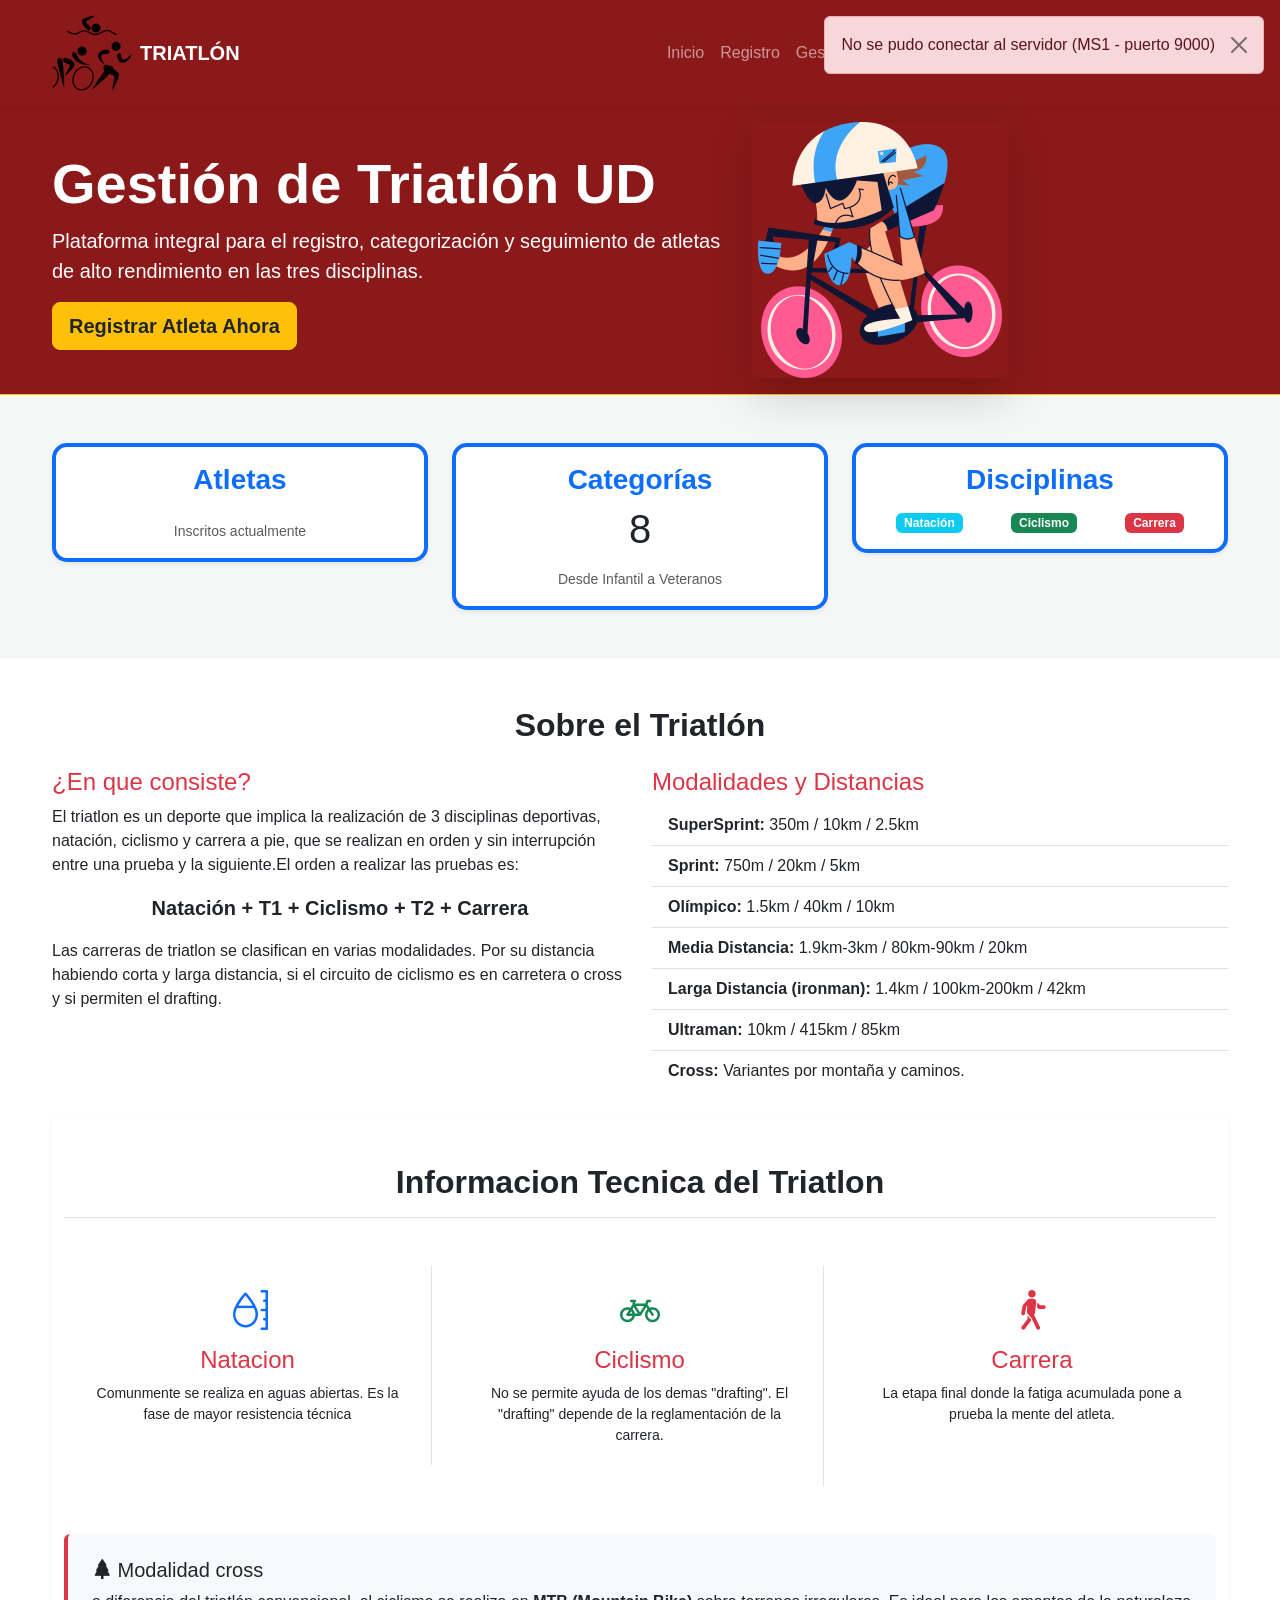
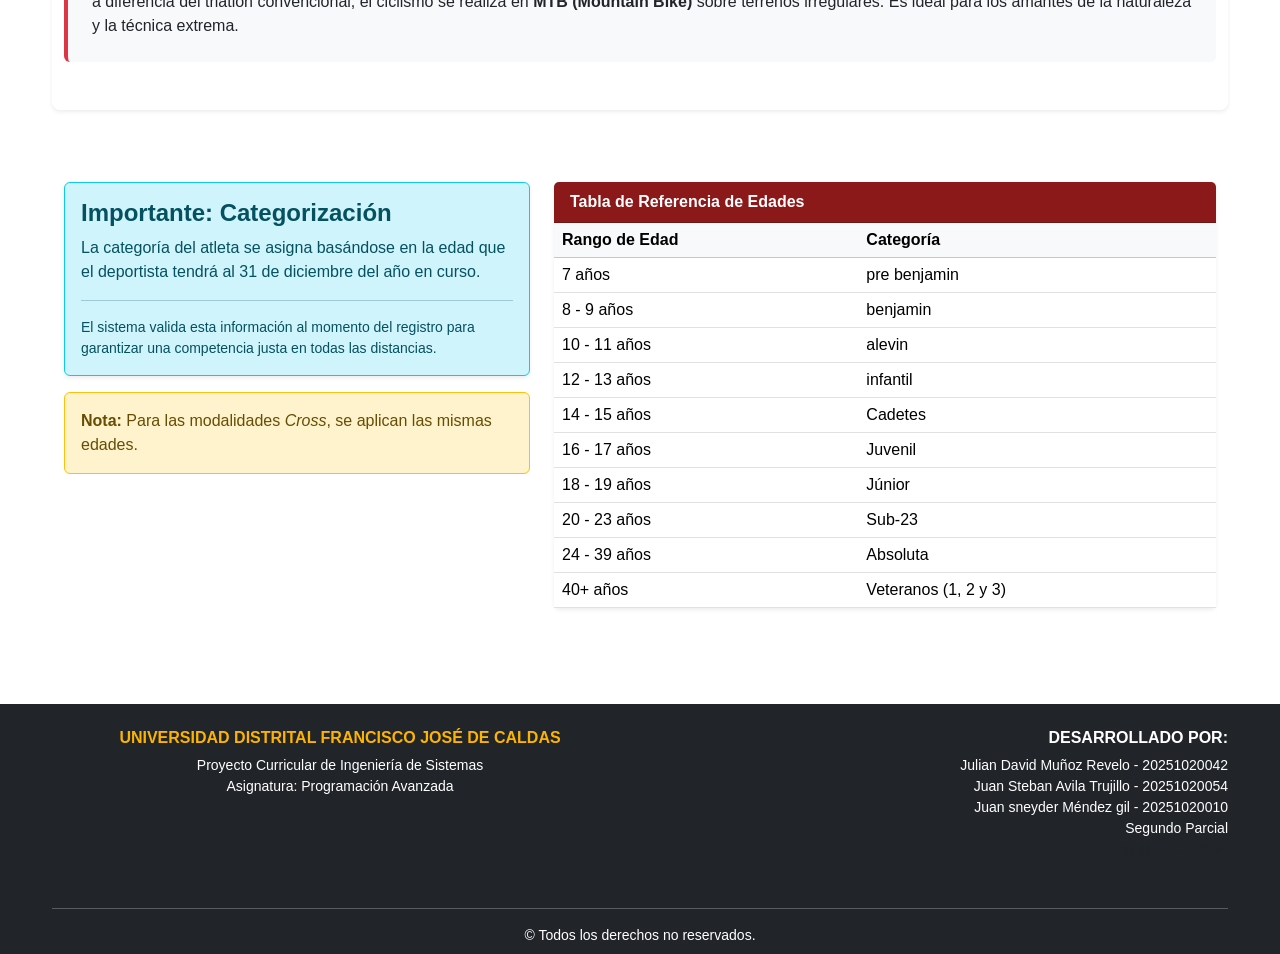
<file: Frontend/index.html>
<html>
<head>
  <meta charset="UTF-8">
  <meta name="viewport" content="width=device-width, initial-scale=1.0">

  <title>Triatlón UD - Gestión de Atletas</title>

  <!-- bootrap, para poder decorar sin tener de escribir mucho en la hoja de estilo -->

  <link href="https://cdn.jsdelivr.net/npm/bootstrap@5.3.0/dist/css/bootstrap.min.css" rel="stylesheet">
  <!-- AGREGAR después del link de Bootstrap CSS -->
  <link rel="stylesheet" href="https://cdn.jsdelivr.net/npm/bootstrap-icons@1.11.0/font/bootstrap-icons.css">
  <link rel="stylesheet" href="css/style.css">

</head>
<body>

<!-- barra de navegacion (nav bar) -->
<!--sticky-top esto sirve por si queremos que la nav bar baje con nosotros-->
<nav class="navbar navbar-expand navbar-dark bg-institucional shadow-sm">
  <div class="container">

    <!-- logo del triatlon como boton por etiqueta <a> y href -->

    <a class="navbar-brand d-flex align-items-center" href="index.html">
      <img src="img/Logo Oficial triatlon sin color en png.png" alt=" img-UD" width="80" class="me-2">
      <div class="lh-1">
        <span class="fw-bold d-block">TRIATLÓN </span>
      </div>
    </a>

    <div class="navbar-nav">
      <a class="nav-link" href="index.html">Inicio</a>
      <a class="nav-link" href="pages/registro.html">Registro</a>
      <a class="nav-link" href="pages/listado.html">Gestionar atletas</a>
      <a class="nav-link" href="pages/consulta.html">Consulta atletas</a>
      <a class="nav-link" href="pages/carreras.html">Carreras</a>
      <a class="nav-link" href="pages/categorias.html">Categorías</a>
    </div>
  </div>
</nav>

<!-- Main-->
<main class="main-content">

  <!-- bienvenida (se le llama hero section nose porque pero aja, le puse id hero) -->

  <!-- class="py-5" Agrega un padding (espacio interno) arriba y abajo de nivel 5.
  Esto hace que la seccion no se vea apretada. hay un borde muy pequeño dorado que separa esta parte -->

  <section id="hero" class="py-3 text-white bg-institucional border-bottom border-warning">
    <div class="container">
      <div class="row align-items-center">

        <!-- En Bootstrap, el sistema de rejilla (grid) divide la pantalla en 12 columnas invisibles.
        Cuando usas col-#, estás definiendo qué parte de ese total ocupa cada elemento. en porcentaje -->

        <div class="col-7">
          <h1 class="display-4 fw-bold">Gestión de Triatlón UD</h1>
          <p class="lead">Plataforma integral para el registro, categorización y seguimiento de atletas de alto rendimiento en las tres disciplinas.</p>

          <!-- boton de registrar atleta -->

          <a href="pages/registro.html" class="btn btn-warning btn-lg fw-bold text-dark">Registrar Atleta Ahora</a>
        </div>
        <div class="col-5">
          <img src="img/ciclista.png" alt="Triatlón" class="img-fluid rounded shadow-lg">
        </div>
      </div>
    </div>
  </section>

  <!-- dashboard o seccion donde aparece atletas y categorias -->
  <section id="dashboard" class="py-5">
    <div class="container">
      <div class="row text-center">
        <div class="col-4">

          <!-- card: Crea un recuadro con un borde gris muy fino,
          fondo blanco y bordes redondeados. Es la base de la tarjeta. -->
          <div class="card card-deportiva shadow-sm p-3 border-start border-primary border-4">
            <h3 class="fw-bold text-primary">Atletas</h3>
            <p class="display-6" id="count-atletas"></p>
            <small class="text-muted">Inscritos actualmente</small>
          </div>
        </div>
        <div class="col-4">
          <div class="card card-deportiva shadow-sm p-3 border-start border-primary border-4">
            <h3 class="fw-bold text-primary">Categorías</h3>
            <p class="display-6">8</p>
            <small class="text-muted">Desde Infantil a Veteranos</small>
          </div>
        </div>
        <div class="col-4">
          <div class="card card-deportiva shadow-sm p-3 border-start border-primary border-4">
            <h3 class="fw-bold text-primary">Disciplinas</h3>
            <div class="d-flex justify-content-around mt-2">
              <span class="badge bg-info">Natación</span>
              <span class="badge bg-success">Ciclismo</span>
              <span class="badge bg-danger">Carrera</span>
            </div>
          </div>
        </div>
      </div>
    </div>
  </section>

  <section id="info-deporte" class="py-5 bg-white">
    <div class="container">
      <h2 class="text-center mb-4 fw-bold ">Sobre el Triatlón</h2>
      <!-- el row permite dos partes o partidos a la mitad ya que da las 12 unidades de ancho -->
      <div class="row">
        <div class="col-6">
          <h4 class="text-danger">¿En que consiste?</h4>
          <p>El triatlon es un deporte que implica la realización de 3 disciplinas deportivas, natación, ciclismo y
            carrera a pie, que se realizan en orden y sin interrupción entre una prueba y la siguiente.El orden a
            realizar las pruebas es: </p>
          <p class="text-center fw-bold fs-5">
            Natación + T1 + Ciclismo + T2 + Carrera
          </p>
          <p>Las carreras de triatlon se clasifican en varias modalidades. Por su distancia habiendo corta y larga distancia,
            si el circuito de ciclismo es en carretera o cross y si permiten el drafting.</p>
        </div>
        <div class="col-6">
          <h4 class="text-danger">Modalidades y Distancias</h4>
          <!-- lista de categorias -->
          <ul class="list-group list-group-flush">
            <li class="list-group-item"><strong>SuperSprint:</strong> 350m / 10km / 2.5km</li>
            <li class="list-group-item"><strong>Sprint:</strong> 750m / 20km / 5km</li>
            <li class="list-group-item"><strong>Olímpico:</strong> 1.5km / 40km / 10km</li>
            <li class="list-group-item"><strong>Media Distancia:</strong> 1.9km-3km / 80km-90km / 20km</li>
            <li class="list-group-item"><strong>Larga Distancia (ironman):</strong> 1.4km / 100km-200km / 42km</li>
            <li class="list-group-item"><strong>Ultraman:</strong> 10km / 415km / 85km</li>
            <li class="list-group-item"><strong>Cross:</strong> Variantes por montaña y caminos.</li>
          </ul>
        </div>
      </div>
      <section id="info-deporte-2" class="py-5 bg-white shadow-sm my-4 rounded-3 animar-entrada">
        <div class="container">
          <h2 class="text-center fw-bold mb-5 border-bottom pb-3"> Informacion Tecnica del Triatlon</h2>
          <div class="row g-4 text-center">
            <div class="col-md-4">
              <div class="p-4 border-end">
                <i class="bi bi-Moisture fs-1 text-primary"></i>
                <h4 class="mt-3 text-danger"> Natacion </h4>
                <p class="small">Comunmente se realiza en aguas abiertas. Es la fase de mayor resistencia técnica</p>
              </div>
            </div>

            <div class="col-md-4">
              <div class="p-4 border-end">
                <i class="bi bi-bicycle fs-1 text-success"></i>
                <h4 class="mt-3 text-danger">Ciclismo</h4>
                <p class="small"> No se permite ayuda de los demas "drafting". El "drafting" depende de la reglamentación de la carrera.</p>
              </div>
            </div>
            <div class="col-md-4">
              <div class="p-4">
                <i class="bi bi-person-walking fs-1 text-danger"></i>
                <h4 class="mt-3 text-danger"> Carrera </h4>
                <p class="small"> La etapa final donde la fatiga acumulada pone a prueba la mente del atleta.</p>
              </div>
            </div>
          </div>
          <div class="mt-5 p-4 bg-light rounded border-start border-4 border-danger">
            <h5><i class="bi bi-tree-fill text-succes"></i> Modalidad cross </h5>
            <p class="mb-0"> a diferencia del triatlón convencional, el ciclismo se realiza en <strong>MTB (Mountain Bike)</strong> sobre terrenos irregulares. Es ideal para los amantes de la naturaleza y la técnica extrema.</p>
          </div>
        </div>
      </section>

      <!-- tabla de categorias -->
      <section id="categorias" class="py-5">
        <div class="container">
          <div class="row">
            <div class="col-5">
              <!-- alert le da el relleno (padding) y bordes redondeados.
              alert-info le aplica el color azul claro -->
              <div class="alert alert-info border-info shadow-sm">
                <h4 class="alert-heading fw-bold">
                  Importante: Categorización
                </h4>
                <p>La categoría del atleta se asigna basándose en la edad que el deportista tendrá al 31 de diciembre del año en curso.</p>
                <hr>
                <p class="mb-0 small">El sistema valida esta información al momento del registro para garantizar una competencia justa en todas las distancias.</p>
              </div>

              <div class="alert alert-warning border-warning">
                <strong>Nota:</strong> Para las modalidades <em>Cross</em>, se aplican las mismas edades.
              </div>
            </div>

            <div class="col-7">
              <div class="card border-0 shadow-sm">
                <div class="card-header bg-institucional text-white fw-bold">
                  Tabla de Referencia de Edades
                </div>
                <table class="table mb-0">
                  <thead class="table-light">
                  <tr>
                    <th>Rango de Edad</th>
                    <th>Categoría</th>
                  </tr>
                  </thead>
                  <tbody>
                  <tr><td>7 años</td><td>pre benjamin</td></tr>
                  <tr><td>8 - 9 años</td><td>benjamin</td></tr>
                  <tr><td>10 - 11 años</td><td>alevin</td></tr>
                  <tr><td>12 - 13 años</td><td>infantil</td></tr>
                  <tr><td>14 - 15 años</td><td>Cadetes</td></tr>
                  <tr><td>16 - 17 años</td><td>Juvenil</td></tr>
                  <tr><td>18 - 19 años</td><td>Júnior</td></tr>
                  <tr><td>20 - 23 años</td><td>Sub-23</td></tr>
                  <tr><td>24 - 39 años</td><td>Absoluta</td></tr>
                  <tr><td>40+ años</td><td>Veteranos (1, 2 y 3)</td></tr>
                  </tbody>
                </table>
              </div>
            </div>
          </div>
        </div>
      </section>
    </div>
  </section>
</main>

<!-- pie de pagina -->

<footer class="bg-dark text-white pt-4 pb-2 mt-auto">
  <div class="container">
    <div class="row text-center text-start">
      <div class="col-6 mb-3">
        <h6 class="text-uppercase fw-bold text-dorado">Universidad Distrital Francisco José de Caldas</h6>
        <p class="small">Proyecto Curricular de Ingeniería de Sistemas<br>
          Asignatura: Programación Avanzada</p>
      </div>
      <div class="col-6 text-md-end mb-3">
        <h6 class="text-uppercase fw-bold">Desarrollado por:</h6>
        <p class="small mb-0"> Julian David Muñoz Revelo - 20251020042 <br>
          Juan Steban Avila Trujillo - 20251020054 <br>
          Juan sneyder Méndez gil  - 20251020010 <br>
          Segundo Parcial</p>
        <p class="small text-muted">Bogotá D.C. - 2026</p>
      </div>
    </div>
    <hr class="bg-secondary">
    <div class="text-center">
      <p class="small mb-0">&copy; Todos los derechos no reservados.</p>
    </div>
  </div>
</footer>

<!-- Importa el archivo de JavaScript de Bootstrap. Esto es necesario para dar vida a componentes interactivos
como barras de navegación colapsables, menus desplegables y ventanas modales de alerta -->
<script src="https://cdn.jsdelivr.net/npm/bootstrap@5.3.0/dist/js/bootstrap.bundle.min.js"></script>
<script src="js/main.js"></script>

</body>
</html>
</file>
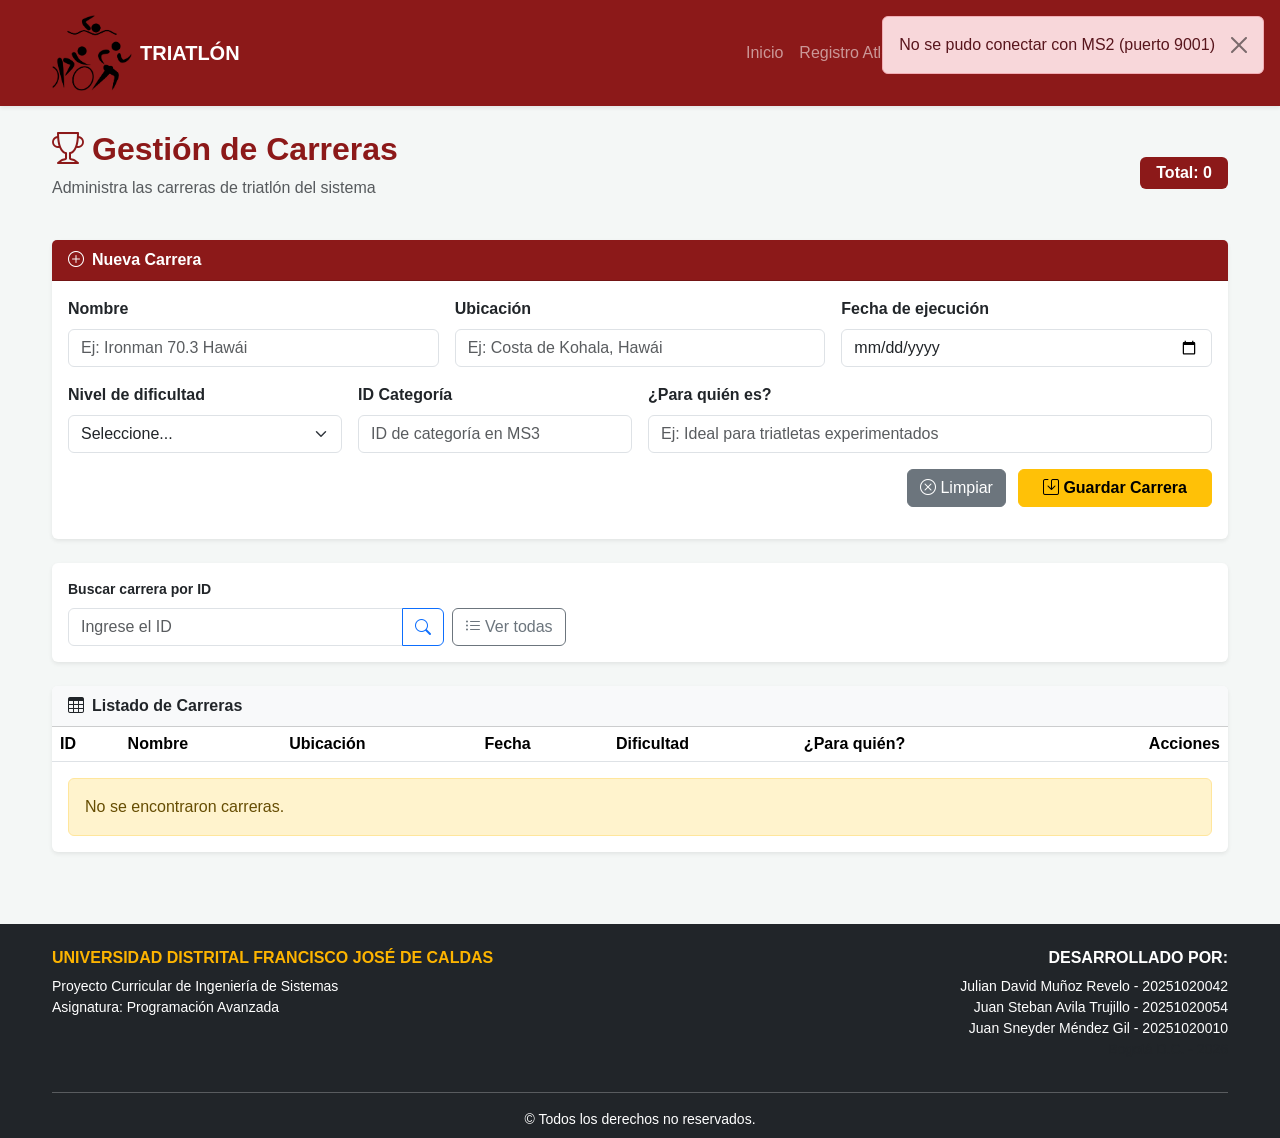
<file: Frontend/pages/carreras.html>
<html lang="es">
<head>
  <meta charset="UTF-8">
  <meta name="viewport" content="width=device-width, initial-scale=1.0">
  <title>Triatlón UD - Carreras</title>
  <link href="https://cdn.jsdelivr.net/npm/bootstrap@5.3.0/dist/css/bootstrap.min.css" rel="stylesheet">
  <link rel="stylesheet" href="https://cdn.jsdelivr.net/npm/bootstrap-icons@1.11.0/font/bootstrap-icons.css">
  <link rel="stylesheet" href="../css/style.css">
</head>
<body>

<nav class="navbar navbar-expand navbar-dark bg-institucional shadow-sm">
  <div class="container">
    <a class="navbar-brand d-flex align-items-center" href="../index.html">
      <img src="../img/Logo Oficial triatlon sin color en png.png" alt="img-UD" width="80" class="me-2">
      <div class="lh-1">
        <span class="fw-bold d-block">TRIATLÓN</span>
      </div>
    </a>
    <div class="navbar-nav">
      <a class="nav-link" href="../index.html">Inicio</a>
      <a class="nav-link" href="registro.html">Registro Atleta</a>
      <a class="nav-link" href="listado.html">Atletas</a>
      <a class="nav-link" href="consulta.html">Consulta</a>
      <a class="nav-link active" href="carreras.html">Carreras</a>
      <a class="nav-link" href="categorias.html">Categorías</a>
    </div>
  </div>
</nav>

<div class="container mt-4">

  <div class="d-flex justify-content-between align-items-center mb-4">
    <div>
      <h2 class="fw-bold text-institucional">
        <i class="bi bi-trophy me-2"></i>Gestión de Carreras
      </h2>
      <p class="text-muted">Administra las carreras de triatlón del sistema</p>
    </div>
    <span class="badge bg-institucional fs-6 px-3 py-2">
            Total: <span id="count-carreras">0</span>
        </span>
  </div>

  <!-- Formulario crear carrera -->
  <div class="card shadow-sm border-0 mb-4">
    <div class="card-header bg-institucional text-white fw-bold">
      <i class="bi bi-plus-circle me-2"></i>Nueva Carrera
    </div>
    <div class="card-body">
      <form id="form-carrera" class="row g-3">
        <div class="col-md-4">
          <label for="car-nombre" class="form-label fw-bold">Nombre</label>
          <input type="text" class="form-control" id="car-nombre"
                 placeholder="Ej: Ironman 70.3 Hawái" required>
        </div>
        <div class="col-md-4">
          <label for="car-ubicacion" class="form-label fw-bold">Ubicación</label>
          <input type="text" class="form-control" id="car-ubicacion"
                 placeholder="Ej: Costa de Kohala, Hawái" required>
        </div>
        <div class="col-md-4">
          <label for="car-fecha" class="form-label fw-bold">Fecha de ejecución</label>
          <input type="date" class="form-control" id="car-fecha" required>
        </div>
        <div class="col-md-3">
          <label for="car-dificultad" class="form-label fw-bold">Nivel de dificultad</label>
          <select class="form-select" id="car-dificultad" required>
            <option value="">Seleccione...</option>
            <option value="1">⭐ Muy fácil</option>
            <option value="2">⭐⭐ Fácil</option>
            <option value="3">⭐⭐⭐ Moderado</option>
            <option value="4">⭐⭐⭐⭐ Difícil</option>
            <option value="5">⭐⭐⭐⭐⭐ Extremo</option>
          </select>
        </div>
        <div class="col-md-3">
          <label for="car-categoria-id" class="form-label fw-bold">
            ID Categoría
          </label>
          <input type="number" class="form-control" id="car-categoria-id"
                 placeholder="ID de categoría en MS3" required>
        </div>
        <div class="col-md-6">
          <label for="car-para-quien" class="form-label fw-bold">¿Para quién es?</label>
          <input type="text" class="form-control" id="car-para-quien"
                 placeholder="Ej: Ideal para triatletas experimentados">
        </div>
        <div class="col-12 text-end">
          <button type="reset" class="btn btn-secondary me-2">
            <i class="bi bi-x-circle me-1"></i>Limpiar
          </button>
          <button type="submit" class="btn btn-warning fw-bold px-4">
            <i class="bi bi-save me-1"></i>Guardar Carrera
          </button>
        </div>
      </form>
    </div>
  </div>

  <!-- Buscar por ID -->
  <div class="card shadow-sm border-0 mb-4">
    <div class="card-body">
      <div class="row align-items-end g-2">
        <div class="col-md-4">
          <label for="buscar-car-id" class="form-label fw-bold small">
            Buscar carrera por ID
          </label>
          <div class="input-group">
            <input type="number" class="form-control" id="buscar-car-id"
                   placeholder="Ingrese el ID">
            <button class="btn btn-outline-primary" id="btn-buscar-car">
              <i class="bi bi-search"></i>
            </button>
          </div>
        </div>
        <div class="col-md-4">
          <button class="btn btn-outline-secondary" id="btn-ver-todas-car">
            <i class="bi bi-list-ul me-1"></i>Ver todas
          </button>
        </div>
      </div>
    </div>
  </div>

  <!-- Tabla de carreras -->
  <div class="card shadow-sm border-0 mb-4">
    <div class="card-header bg-light fw-bold">
      <i class="bi bi-table me-2"></i>Listado de Carreras
    </div>
    <div class="table-responsive">
      <table class="table table-hover align-middle mb-0">
        <thead class="bg-institucional text-white">
        <tr>
          <th>ID</th>
          <th>Nombre</th>
          <th>Ubicación</th>
          <th>Fecha</th>
          <th>Dificultad</th>
          <th>¿Para quién?</th>
          <th class="text-end">Acciones</th>
        </tr>
        </thead>
        <tbody id="tabla-carreras-body"></tbody>
      </table>
    </div>
    <div id="mensaje-sin-carreras" class="alert alert-warning m-3 d-none">
      No se encontraron carreras.
    </div>
  </div>

  <!-- Panel eliminar -->
  <div id="contenedor-eliminar-car" class="card shadow-sm border-danger mt-4 d-none">
    <div class="card-body">
      <h5 class="text-danger">
        <i class="bi bi-exclamation-triangle me-2"></i>¿Eliminar carrera?
      </h5>
      <p>Nombre: <strong id="eliminar-car-nombre"></strong></p>
      <p>Ubicación: <strong id="eliminar-car-ubicacion"></strong></p>
      <button id="btn-confirmar-borrado-car" class="btn btn-danger">
        <i class="bi bi-trash me-1"></i>Confirmar eliminación
      </button>
      <button class="btn btn-secondary ms-2" onclick="ocultarPanelesCar()">
        Cancelar
      </button>
    </div>
  </div>

  <!-- Panel modificar -->
  <div id="contenedor-modificar-car" class="card shadow-sm border-warning mt-4 d-none">
    <div class="card-body">
      <h5 class="text-warning">
        <i class="bi bi-pencil me-2"></i>Modificar carrera
      </h5>
      <input type="hidden" id="mod-car-id">
      <p class="text-muted small mb-3">
        Solo se puede modificar la ubicación o la fecha, un campo a la vez.
      </p>
      <div class="row g-3">
        <div class="col-md-4">
          <label class="form-label fw-bold small">Nueva Ubicación</label>
          <div class="input-group">
            <input type="text" class="form-control" id="mod-car-ubicacion"
                   placeholder="Nueva ubicación">
            <button class="btn btn-outline-warning" id="btn-guardar-ubicacion">
              <i class="bi bi-save"></i> Guardar
            </button>
          </div>
        </div>
        <div class="col-md-4">
          <label class="form-label fw-bold small">Nueva Fecha</label>
          <div class="input-group">
            <input type="date" class="form-control" id="mod-car-fecha">
            <button class="btn btn-outline-warning" id="btn-guardar-fecha">
              <i class="bi bi-save"></i> Guardar
            </button>
          </div>
        </div>
        <div class="col-md-4 d-flex align-items-end">
          <button class="btn btn-secondary w-100" onclick="ocultarPanelesCar()">
            Cancelar
          </button>
        </div>
      </div>
    </div>
  </div>

  <!-- Panel info de la carrera (inscritos y categoria) -->
  <div id="contenedor-info-car" class="card shadow-sm border-info mt-4 d-none">
    <div class="card-header bg-info text-white fw-bold">
      <i class="bi bi-info-circle me-2"></i><span id="info-car-titulo">Información de la carrera</span>
      <button class="btn btn-sm btn-light float-end" onclick="ocultarPanelesCar()">Cerrar</button>
    </div>
    <div class="card-body">
      <!-- categoria de la carrera -->
      <div id="info-categoria-car" class="mb-3"></div>
      <!-- competidores inscritos -->
      <div class="table-responsive">
        <table class="table table-sm table-hover align-middle mb-0">
          <thead class="table-light">
          <tr>
            <th>ID</th>
            <th>Nombre</th>
            <th>Identificación</th>
            <th>Categoría</th>
            <th>Especialidad</th>
            <th class="text-end">Acción</th>
          </tr>
          </thead>
          <tbody id="tabla-inscritos-body"></tbody>
        </table>
      </div>
      <div id="mensaje-sin-inscritos" class="alert alert-warning m-2 d-none">
        No hay triatletas inscritos en esta carrera.
      </div>
    </div>
  </div>

</div>

<footer class="bg-dark text-white pt-4 pb-2 mt-5">
  <div class="container">
    <div class="row">
      <div class="col-6">
        <h6 class="text-uppercase fw-bold text-dorado">
          Universidad Distrital Francisco José de Caldas
        </h6>
        <p class="small">Proyecto Curricular de Ingeniería de Sistemas<br>
          Asignatura: Programación Avanzada</p>
      </div>
      <div class="col-6 text-md-end">
        <h6 class="text-uppercase fw-bold">Desarrollado por:</h6>
        <p class="small mb-0">
          Julian David Muñoz Revelo - 20251020042<br>
          Juan Steban Avila Trujillo - 20251020054<br>
          Juan Sneyder Méndez Gil - 20251020010
        </p>
        <p class="small text-muted">Bogotá D.C. - 2026</p>
      </div>
    </div>
    <hr class="bg-secondary">
    <p class="small text-center mb-0">&copy; Todos los derechos no reservados.</p>
  </div>
</footer>

<script src="https://cdn.jsdelivr.net/npm/bootstrap@5.3.0/dist/js/bootstrap.bundle.min.js"></script>
<script src="../js/carreras.js"></script>
</body>
</html>
</file>
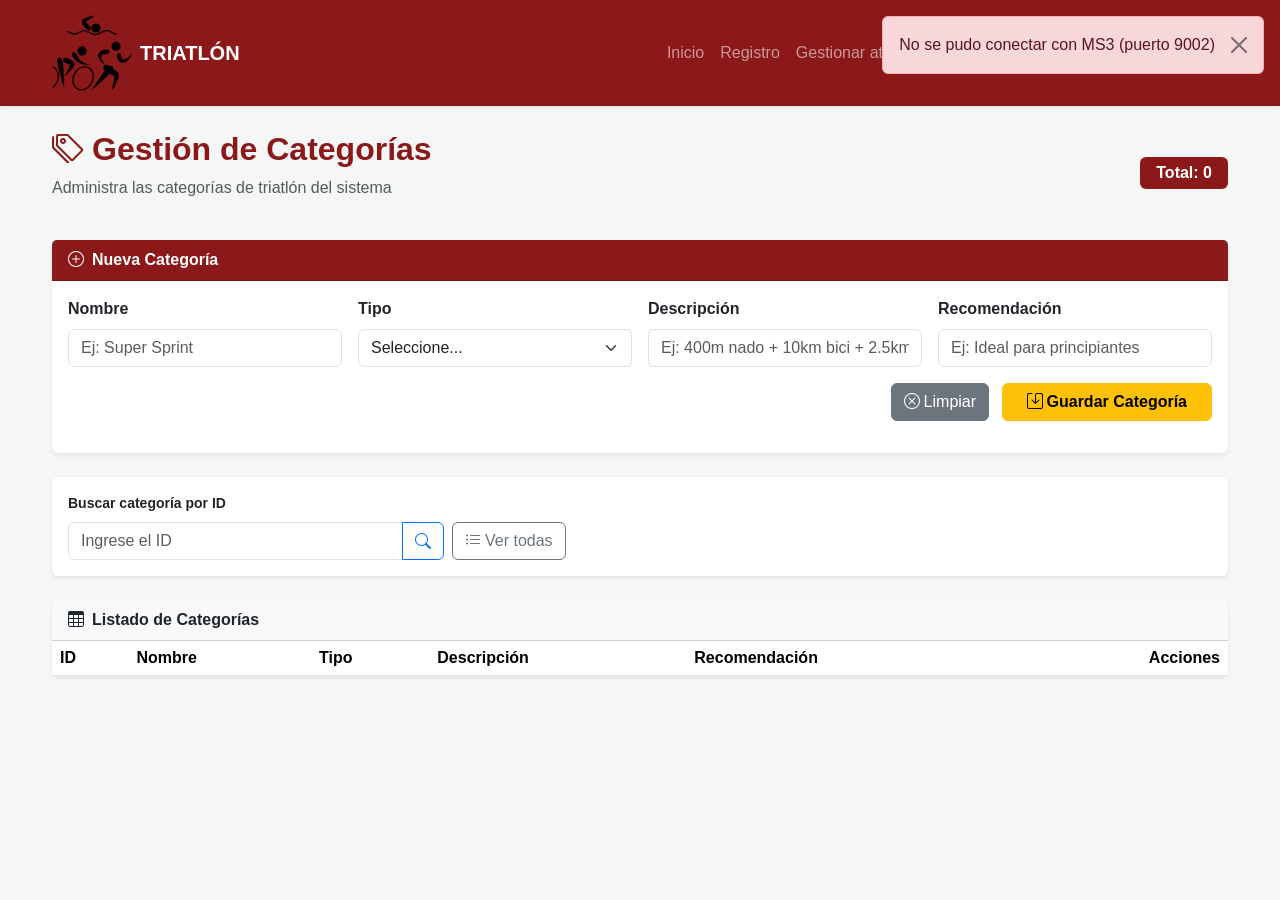
<file: Frontend/pages/categorias.html>
<html lang="en">
<head>
  <meta charset="UTF-8">
  <title>categorias</title>

  <meta name="viewport" content="width=device-width, initial-scale=1.0">
  <link href="https://cdn.jsdelivr.net/npm/bootstrap@5.3.0/dist/css/bootstrap.min.css" rel="stylesheet">
  <link rel="stylesheet" href="https://cdn.jsdelivr.net/npm/bootstrap-icons@1.11.0/font/bootstrap-icons.css">
  <link rel="stylesheet" href="../css/style.css" type="text/css"/>
</head>

<nav class="navbar navbar-expand navbar-dark bg-institucional shadow-sm">
  <div class="container">

    <!-- logo ud como boton por etiqueta <a> y href -->

    <a class="navbar-brand d-flex align-items-center" href="../index.html">
      <img src="../img/Logo Oficial triatlon sin color en png.png" alt=" img-UD" width="80" class="me-2">
      <div class="lh-1">
        <span class="fw-bold d-block">TRIATLÓN </span>
      </div>
    </a>

    <div class="navbar-nav">
      <a class="nav-link" href="../index.html">Inicio</a>
      <a class="nav-link" href="registro.html">Registro</a>
      <a class="nav-link" href="listado.html">Gestionar atletas</a>
      <a class="nav-link active" href="consulta.html">Consulta atletas</a>
      <a class="nav-link" href="carreras.html">Carreras</a>
      <a class="nav-link" href="categorias.html">Categorías</a>
    </div>
  </div>
</nav>

<body>

<div class="container mt-4">

  <div class="d-flex justify-content-between align-items-center mb-4">
    <div>
      <h2 class="fw-bold text-institucional">
        <i class="bi bi-tags me-2"></i>Gestión de Categorías
      </h2>
      <p class="text-muted">Administra las categorías de triatlón del sistema</p>
    </div>
    <span class="badge bg-institucional fs-6 px-3 py-2">
            Total: <span id="count-categorias">0</span>
        </span>
  </div>

  <!-- Formulario crear categoría -->
  <div class="card shadow-sm border-0 mb-4">
    <div class="card-header bg-institucional text-white fw-bold">
      <i class="bi bi-plus-circle me-2"></i>Nueva Categoría
    </div>
    <div class="card-body">
      <form id="form-categoria" class="row g-3">
        <div class="col-md-3">
          <label for="cat-nombre" class="form-label fw-bold">Nombre</label>
          <input type="text" class="form-control" id="cat-nombre"
                 placeholder="Ej: Super Sprint" required>
        </div>
        <div class="col-md-3">
          <label for="cat-tipo" class="form-label fw-bold">Tipo</label>
          <select class="form-select" id="cat-tipo" required>
            <option value="">Seleccione...</option>
            <option value="Por Distancia">Por Distancia</option>
            <option value="Por Edad y Género">Por Edad y Género</option>
            <option value="Por Modalidad y Terreno">Por Modalidad y Terreno</option>
          </select>
        </div>
        <div class="col-md-3">
          <label for="cat-descripcion" class="form-label fw-bold">Descripción</label>
          <input type="text" class="form-control" id="cat-descripcion"
                 placeholder="Ej: 400m nado + 10km bici + 2.5km carrera">
        </div>
        <div class="col-md-3">
          <label for="cat-recomendacion" class="form-label fw-bold">Recomendación</label>
          <input type="text" class="form-control" id="cat-recomendacion"
                 placeholder="Ej: Ideal para principiantes">
        </div>
        <div class="col-12 text-end">
          <button type="reset" class="btn btn-secondary me-2">
            <i class="bi bi-x-circle me-1"></i>Limpiar
          </button>
          <button type="submit" class="btn btn-warning fw-bold px-4">
            <i class="bi bi-save me-1"></i>Guardar Categoría
          </button>
        </div>
      </form>
    </div>
  </div>

  <!-- Buscar por ID -->
  <div class="card shadow-sm border-0 mb-4">
    <div class="card-body">
      <div class="row align-items-end g-2">
        <div class="col-md-4">
          <label for="buscar-cat-id" class="form-label fw-bold small">
            Buscar categoría por ID
          </label>
          <div class="input-group">
            <input type="number" class="form-control" id="buscar-cat-id"
                   placeholder="Ingrese el ID">
            <button class="btn btn-outline-primary" id="btn-buscar-cat">
              <i class="bi bi-search"></i>
            </button>
          </div>
        </div>
        <div class="col-md-4">
          <button class="btn btn-outline-secondary" id="btn-ver-todas">
            <i class="bi bi-list-ul me-1"></i>Ver todas
          </button>
        </div>
      </div>
    </div>
  </div>

  <!-- Tabla de categorías -->
  <div class="card shadow-sm border-0 mb-4">
    <div class="card-header bg-light fw-bold">
      <i class="bi bi-table me-2"></i>Listado de Categorías
    </div>
    <div class="table-responsive">
      <table class="table table-hover align-middle mb-0">
        <thead class="bg-institucional text-white">
        <tr>
          <th>ID</th>
          <th>Nombre</th>
          <th>Tipo</th>
          <th>Descripción</th>
          <th>Recomendación</th>
          <th class="text-end">Acciones</th>
        </tr>
        </thead>
        <tbody id="tabla-categorias-body"></tbody>
      </table>
    </div>
    <div id="mensaje-sin-categorias" class="alert alert-warning m-3 d-none">
      No se encontraron categorías.
    </div>
  </div>

  <!-- Panel eliminar -->
  <div id="contenedor-eliminar-cat" class="card shadow-sm border-danger mt-4 d-none">
    <div class="card-body">
      <h5 class="text-danger">
        <i class="bi bi-exclamation-triangle me-2"></i>¿Eliminar categoría?
      </h5>
      <p>Nombre: <strong id="eliminar-cat-nombre"></strong></p>
      <p>Tipo: <strong id="eliminar-cat-tipo"></strong></p>
      <button id="btn-confirmar-borrado-cat" class="btn btn-danger">
        <i class="bi bi-trash me-1"></i>Confirmar eliminación
      </button>
      <button class="btn btn-secondary ms-2" onclick="ocultarPanelesCat()">
        Cancelar
      </button>
    </div>
  </div>

  <!-- Panel modificar -->
  <div id="contenedor-modificar-cat" class="card shadow-sm border-warning mt-4 d-none">
    <div class="card-body">
      <h5 class="text-warning">
        <i class="bi bi-pencil me-2"></i>Modificar categoría
      </h5>
      <input type="hidden" id="mod-cat-id">
      <p class="text-muted small mb-3">
        Solo se puede modificar la descripción o la recomendación,
        un campo a la vez.
      </p>
      <div class="row g-3">
        <div class="col-md-5">
          <label class="form-label fw-bold small">Nueva Descripción</label>
          <div class="input-group">
            <input type="text" class="form-control" id="mod-cat-descripcion"
                   placeholder="Nueva descripción">
            <button class="btn btn-outline-warning" id="btn-guardar-descripcion">
              <i class="bi bi-save"></i> Guardar
            </button>
          </div>
        </div>
        <div class="col-md-5">
          <label class="form-label fw-bold small">Nueva Recomendación</label>
          <div class="input-group">
            <input type="text" class="form-control" id="mod-cat-recomendacion"
                   placeholder="Nueva recomendación">
            <button class="btn btn-outline-warning" id="btn-guardar-recomendacion">
              <i class="bi bi-save"></i> Guardar
            </button>
          </div>
        </div>
        <div class="col-md-2 d-flex align-items-end">
          <button class="btn btn-secondary w-100" onclick="ocultarPanelesCat()">
            Cancelar
          </button>
        </div>
      </div>
    </div>
  </div>

  <!-- Panel carreras de la categoria -->
  <div id="contenedor-carreras-cat" class="card shadow-sm border-info mt-4 d-none">
    <div class="card-header bg-info text-white fw-bold">
      <i class="bi bi-trophy me-2"></i><span id="carreras-cat-titulo">Carreras de la categoría</span>
      <button class="btn btn-sm btn-light float-end" onclick="ocultarPanelesCat()">Cerrar</button>
    </div>
    <div class="card-body">
      <div class="table-responsive">
        <table class="table table-sm table-hover align-middle mb-0">
          <thead class="table-light">
          <tr>
            <th>ID</th>
            <th>Nombre</th>
            <th>Ubicación</th>
            <th>Fecha</th>
            <th>¿Para quién?</th>
          </tr>
          </thead>
          <tbody id="tabla-carreras-cat-body"></tbody>
        </table>
      </div>
      <div id="mensaje-sin-carreras-cat" class="alert alert-warning m-2 d-none">
        No hay carreras registradas en esta categoría.
      </div>
    </div>
  </div>

</div>

<script src="https://cdn.jsdelivr.net/npm/bootstrap@5.3.0/dist/js/bootstrap.bundle.min.js"></script>
<script src="../js/categorias.js"></script>
</body>
</html>
</file>
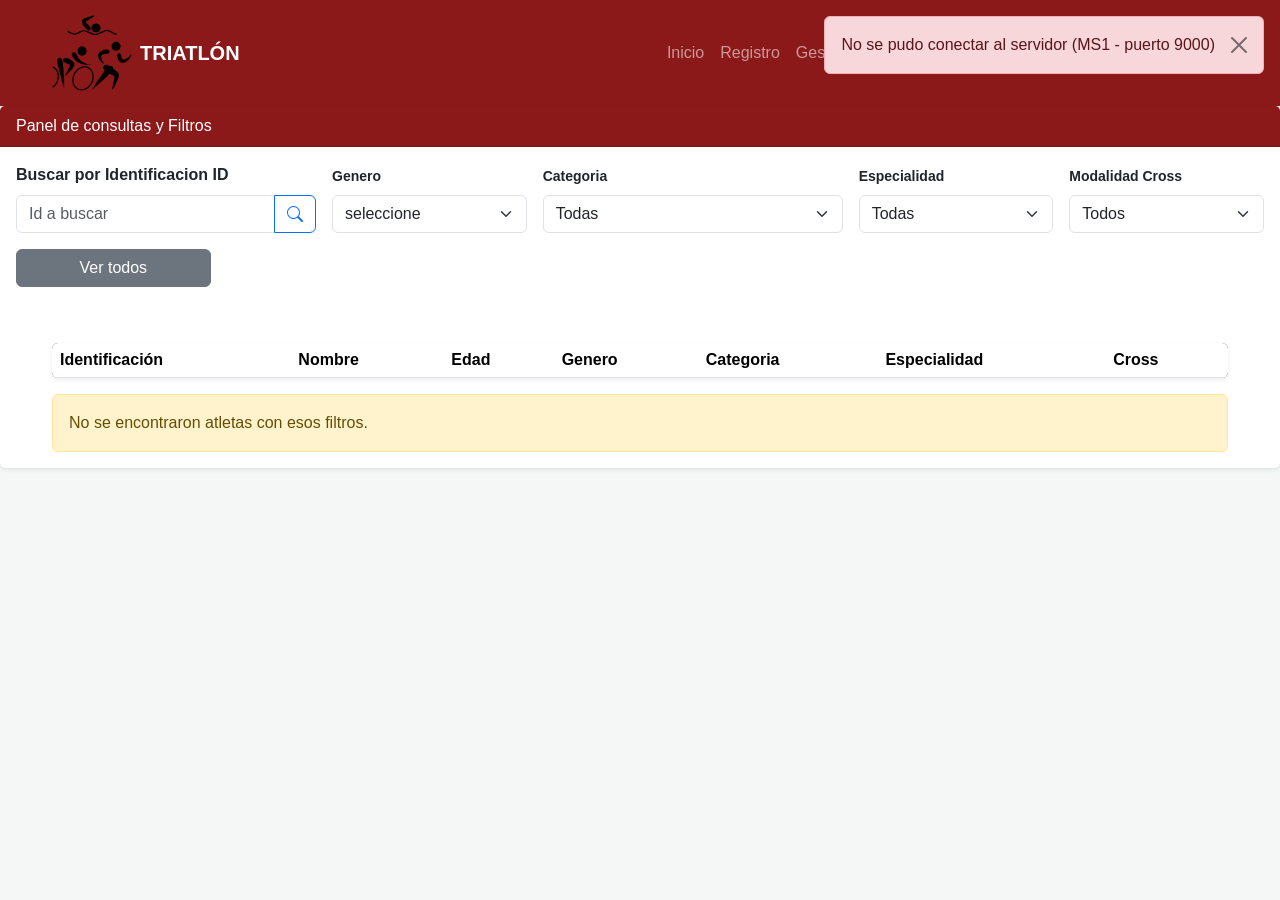
<file: Frontend/pages/Consulta.html>
<html>
<head>
  <title>Consulta</title>
  <meta charset="UTF-8">
  <meta name="viewport" content="width=device-width, initial-scale=1.0">
  <link href="https://cdn.jsdelivr.net/npm/bootstrap@5.3.0/dist/css/bootstrap.min.css" rel="stylesheet">
  <link rel="stylesheet" href="https://cdn.jsdelivr.net/npm/bootstrap-icons@1.11.0/font/bootstrap-icons.css">
  <link rel="stylesheet" href="../css/style.css" type="text/css"/>

</head>
<body>

<nav class="navbar navbar-expand navbar-dark bg-institucional shadow-sm">
  <div class="container">

    <!-- logo ud como boton por etiqueta <a> y href -->

    <a class="navbar-brand d-flex align-items-center" href="../index.html">
      <img src="../img/Logo Oficial triatlon sin color en png.png" alt=" img-UD" width="80" class="me-2">
      <div class="lh-1">
        <span class="fw-bold d-block">TRIATLÓN </span>
      </div>
    </a>

    <div class="navbar-nav">
      <a class="nav-link" href="../index.html">Inicio</a>
      <a class="nav-link" href="registro.html">Registro</a>
      <a class="nav-link" href="listado.html">Gestionar atletas</a>
      <a class="nav-link active" href="consulta.html">Consulta atletas</a>
      <a class="nav-link" href="carreras.html">Carreras</a>
      <a class="nav-link" href="categorias.html">Categorías</a>
    </div>
  </div>
</nav>

<div class="card shadow-sm border-0 mb-4">
  <div class="card-header bg-institucional text-white fw bold">
    Panel de consultas y Filtros
  </div>
  <div class="card-body">
    <!-- formulario -->
    <form id="form-consulta" class="row g-3 align-items-end">
      <!-- espacio donde llena el id -->
      <div class="col-3">
        <!-- Consulta por id -->
        <label for="buscar-id" class="form-label fw-bold">Buscar por Identificacion ID </label>
        <div class="input-group">
          <input type="text" class ="form-control" id="buscar-id" placeholder="Id a buscar">
          <button class="btn btn-outline-primary" type="button" id="btn-buscar-id">
            <i class="bi bi-search"></i>
          </button>
        </div>
      </div>
      <!-- Consulta por genero -->
      <div class="col-2">
        <label for="filtroGenero" class="form-label small fw-bold">Genero</label>
        <select class="form-select" id="filtro-genero">
          <option value="">seleccione</option>
          <option value="masculino"> Masculino</option>
          <option value="femenino"> Femenino</option>
        </select>
      </div>
      <!-- Consulta por categoria -->
      <div class="col-3">
        <label for="filtro-categoria" class="form-label small fw-bold">Categoria</label>
        <select class="form-select" id="filtro-categoria">
          <option value="">Todas</option>
          <option value="pre benjamin">PreBenjamin</option>
          <option value="benjamin"> benjamin</option>
          <option value="alevin"> Alevin</option>
          <option value="infantil"> Infantil</option>
          <option value="cadetes"> Cadetes</option>
          <option value="juvenil"> Juvenil</option>
          <option value="junior"> Junior </option>
          <option value="sub-23"> Sub-23</option>
          <option value="absoluta">Absoluta</option>
          <option value="veteranos">Veteranos(1,2 y 3)</option>
        </select>
      </div>
      <!-- Consulta por especialidad -->
      <div class="col-2">
        <label for="filtro-especialidad" class="form-label small fw-bold">Especialidad </label>
        <select class="form-select" id="filtro-especialidad">
          <option value="">Todas</option>
          <option value="Super Sprint">Super Sprint</option>
          <option value="Sprint">Sprint</option>
          <option value="Olimpica">Olimpica</option>
          <option value="Media Distancia">Media Distancia</option>
          <option value="Larga Distancia">Larga Distancia</option>
          <option value="Ultraman">Ultraman</option>
        </select>
      </div>
      <!-- Consulta por Cross -->
      <div class="col-2">
        <label class="form-label small fw-bold">Modalidad Cross</label>
        <select class="form-select" id="filtro-cross">
          <option value="">Todos</option>
          <option value="true">Con Cross</option>
          <option value="false">Sin Cross</option>
        </select>
      </div>
      <div class="col-2  text-end">
        <button type="button" class="btn btn-secondary w-100" id="btn-limpiar-filtros"> Ver todos </button>
      </div>
    </form>
  </div>
  <!-- Tabla de resultados de las busqueda -->
  <div class="container mt-4">
    <div id="vista-consulta" class="card shadow-sm border-0">
      <div class="table-responsive rounded">
        <table class="table table-hover align-middle mb-0">
          <thead class="bg-institucional text-white">
          <tr>
            <th>Identificación</th>
            <th>Nombre</th>
            <th>Edad</th>
            <th>Genero</th>
            <th>Categoria</th>
            <th>Especialidad</th>
            <th>Cross</th>
          </tr>
          </thead>
          <tbody id="tabla-consulta-body">
          </tbody>
        </table>
      </div>
    </div>
    <div id="mensaje-sin-resultados" class="alert alert-warning mt-3 d-none">
      No se encontraron atletas con esos filtros.
    </div>
  </div>
</div>
<!-- Importa el archivo de JavaScript de Bootstrap. Esto es necesario para dar vida a componentes interactivos
como barras de navegación colapsables, menus desplegables y ventanas modales de alerta -->
<script src="https://cdn.jsdelivr.net/npm/bootstrap@5.3.0/dist/js/bootstrap.bundle.min.js"></script>
<script src="../js/main.js"></script>
</body>
</html>
</file>
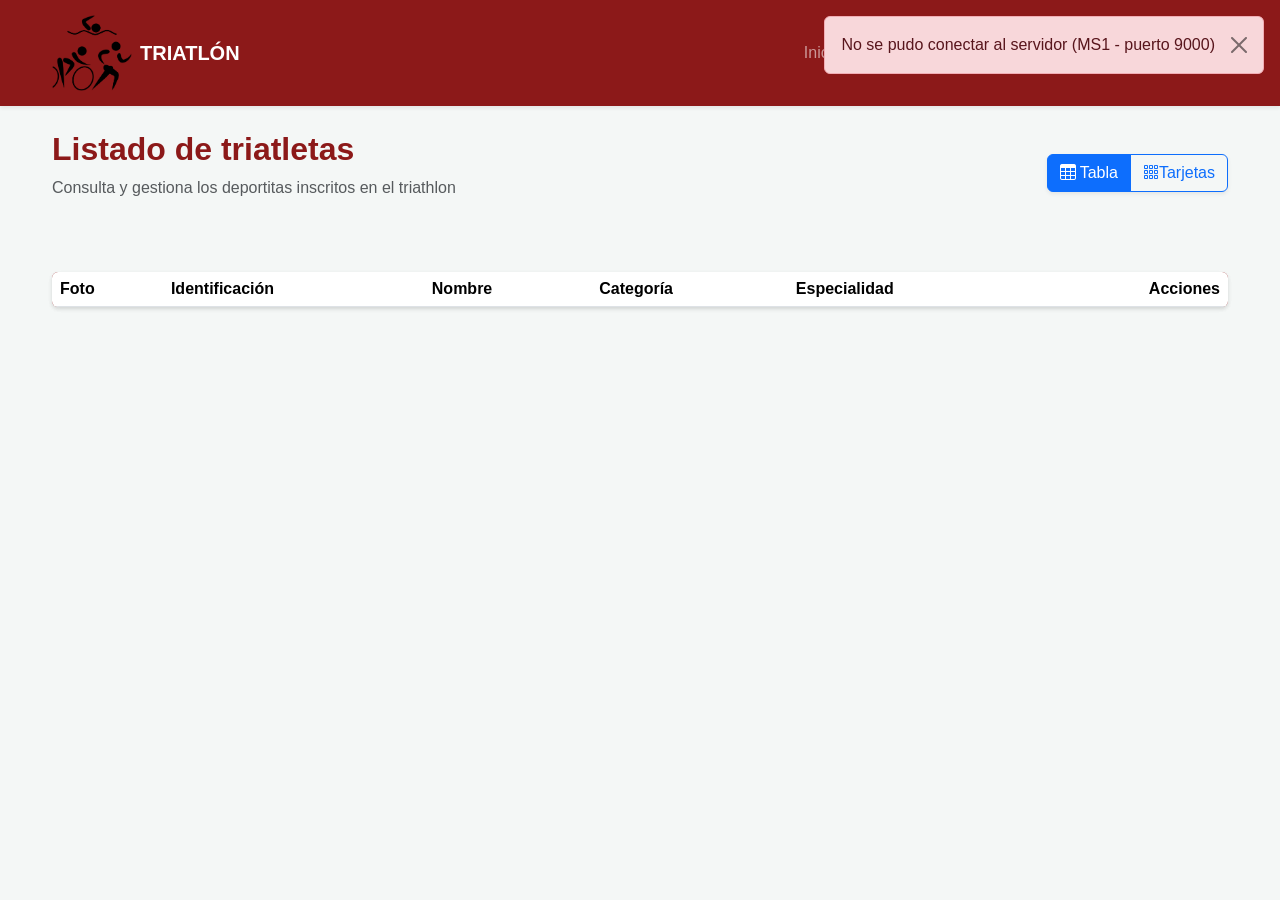
<file: Frontend/pages/listado.html>
<!-- para despues de la consulta salgan los atletas -->
<html>
<head>
  <title>Listado</title>
  <meta charset="UTF-8">
  <meta name="viewport" content="width=device-width, initial-scale=1.0">
  <link href="https://cdn.jsdelivr.net/npm/bootstrap@5.3.0/dist/css/bootstrap.min.css" rel="stylesheet">
  <link rel="stylesheet" href="https://cdn.jsdelivr.net/npm/bootstrap-icons@1.11.0/font/bootstrap-icons.css">
  <link rel="stylesheet" href="../css/style.css" type="text/css"/>

</head>
<body>

<!-- barra de navegacion (nav bar) -->
<!--sticky-top esto sirve por si queremos que la nav bar baje con nosotros-->
<nav class="navbar navbar-expand navbar-dark bg-institucional shadow-sm">
  <div class="container">

    <!-- logo ud como boton por etiqueta <a> y href -->

    <a class="navbar-brand d-flex align-items-center" href="../index.html">
      <img src="../img/Logo Oficial triatlon sin color en png.png" alt="img-UD" width="80" class="me-2"/>
      <div class="lh-1">
        <span class="fw-bold d-block">TRIATLÓN </span>
      </div>
    </a>

    <div class="navbar-nav">
      <a class="nav-link" href="../index.html">Inicio</a>
      <a class="nav-link" href="registro.html">Registro</a>
      <a class="nav-link" href="consulta.html">Consulta atletas</a>
      <a class="nav-link" href="carreras.html">Carreras</a>
      <a class="nav-link" href="categorias.html">Categorías</a>
    </div>
  </div>
</nav>

<div class="container mt-4">
  <div class="d-flex justify-content-between align-items-center mb-4">
    <div>
      <h2 class="fw-bold text-institucional"> Listado de triatletas</h2>
      <p class="text-muted"> Consulta y gestiona los deportitas inscritos en el triathlon</p>
    </div>
    <div class="btn-group shadow-sm">
      <button class="btn btn-outline-primary active" id="vista-table-btn">
        <i class="bi bi-table"></i> Tabla
      </button>
      <button class="btn btn-outline-primary" id="vista-cards-btn">
        <i class="bi bi-grid-3x3-gap"></i>Tarjetas
      </button>
    </div>
  </div>

  <div class="mb-4" id="carrusel-especialidades">
    <div class="d-flex gap-2 overflow-auto pb-2" id="carrusel-t">
    </div>
  </div>

  <div id="vista-tabla" class="card shadow-sm border-0">
    <div class="table-responsive shadow-sm rounded">
      <table class="table table-hover align-middle mb-0">
        <thead class="bg-institucional text-white">
        <tr>
          <th>Foto</th>
          <th>Identificación</th>
          <th>Nombre</th>
          <th>Categoría</th>
          <th>Especialidad</th>
          <th class="text-end">Acciones</th>
        </tr>
        </thead>
        <tbody id="tabla-atletas-body">
        </tbody>
      </table>
    </div>
  </div>
  <div id="vista-tarjetas" class="row g-4 d-none">
  </div>

  <!-- Panel de confirmación de eliminación -->
  <div id="contenedor-eliminar" class="card shadow-sm border-danger mt-4 d-none">
    <div class="card-body">
      <h5 class="text-danger">¿Eliminar atleta?</h5>
      <p>Nombre: <strong id="eliminar-nombre-texto"></strong></p>
      <p>ID: <strong id="eliminar-id-texto"></strong></p>
      <button id="btn-confirmar-borrado" class="btn btn-danger">Confirmar eliminación</button>
      <button class="btn btn-secondary" onclick="ocultarSecciones()">Cancelar</button>
    </div>
  </div>

  <!-- Panel de actualización -->
  <div id="contenedor-actualizar" class="card shadow-sm border-warning mt-4 d-none">
    <div class="card-body">
      <h5 class="text-warning">Modificar atleta</h5>
      <form id="form-actualizar">
        <input type="hidden" id="modificacion-id-original">
        <div class="mb-2">
          <input type="text" id="modificacion-nombre" class="form-control" placeholder="Nombre">
        </div>
        <div class="mb-2">
          <input type="text" id="modificacion-identificacion" class="form-control" placeholder="Identificación">
        </div>
        <div class="mb-2">
          <label class="form-label small fw-bold">Categoría</label>
          <select id="modificacion-categoria" class="form-select">
            <option value="">Seleccione</option>
            <option value="Pre-benjamin">Pre-benjamín</option>
            <option value="Benjamin">Benjamín</option>
            <option value="Alevin">Alevín</option>
            <option value="Infantil">Infantil</option>
            <option value="Cadetes">Cadetes</option>
            <option value="Juvenil">Juvenil</option>
            <option value="Junior">Júnior</option>
            <option value="Sub-23">Sub-23</option>
            <option value="Absoluta">Absoluta</option>
            <option value="Veteranos">Veteranos</option>
          </select>
        </div>
        <div class="mb-2">
          <label class="form-label small fw-bold">Especialidad</label>
          <select id="modificacion-especialidad" class="form-select">
            <option value="">Seleccione</option>
            <option value="Super Sprint">Super Sprint</option>
            <option value="Sprint">Sprint</option>
            <option value="Olimpica">Olímpica</option>
            <option value="Media Distancia">Media Distancia</option>
            <option value="Larga Distancia">Larga Distancia</option>
            <option value="Ultraman">Ultraman</option>
          </select>
        </div>
        <button type="submit" class="btn btn-warning">Guardar cambios</button>
        <button type="button" class="btn btn-secondary" onclick="ocultarSecciones()">Cancelar</button>
      </form>
    </div>
  </div>
</div>
<script src="https://cdn.jsdelivr.net/npm/bootstrap@5.3.0/dist/js/bootstrap.bundle.min.js"></script>
<script src="../js/main.js"></script>
</body>
</html>
</file>
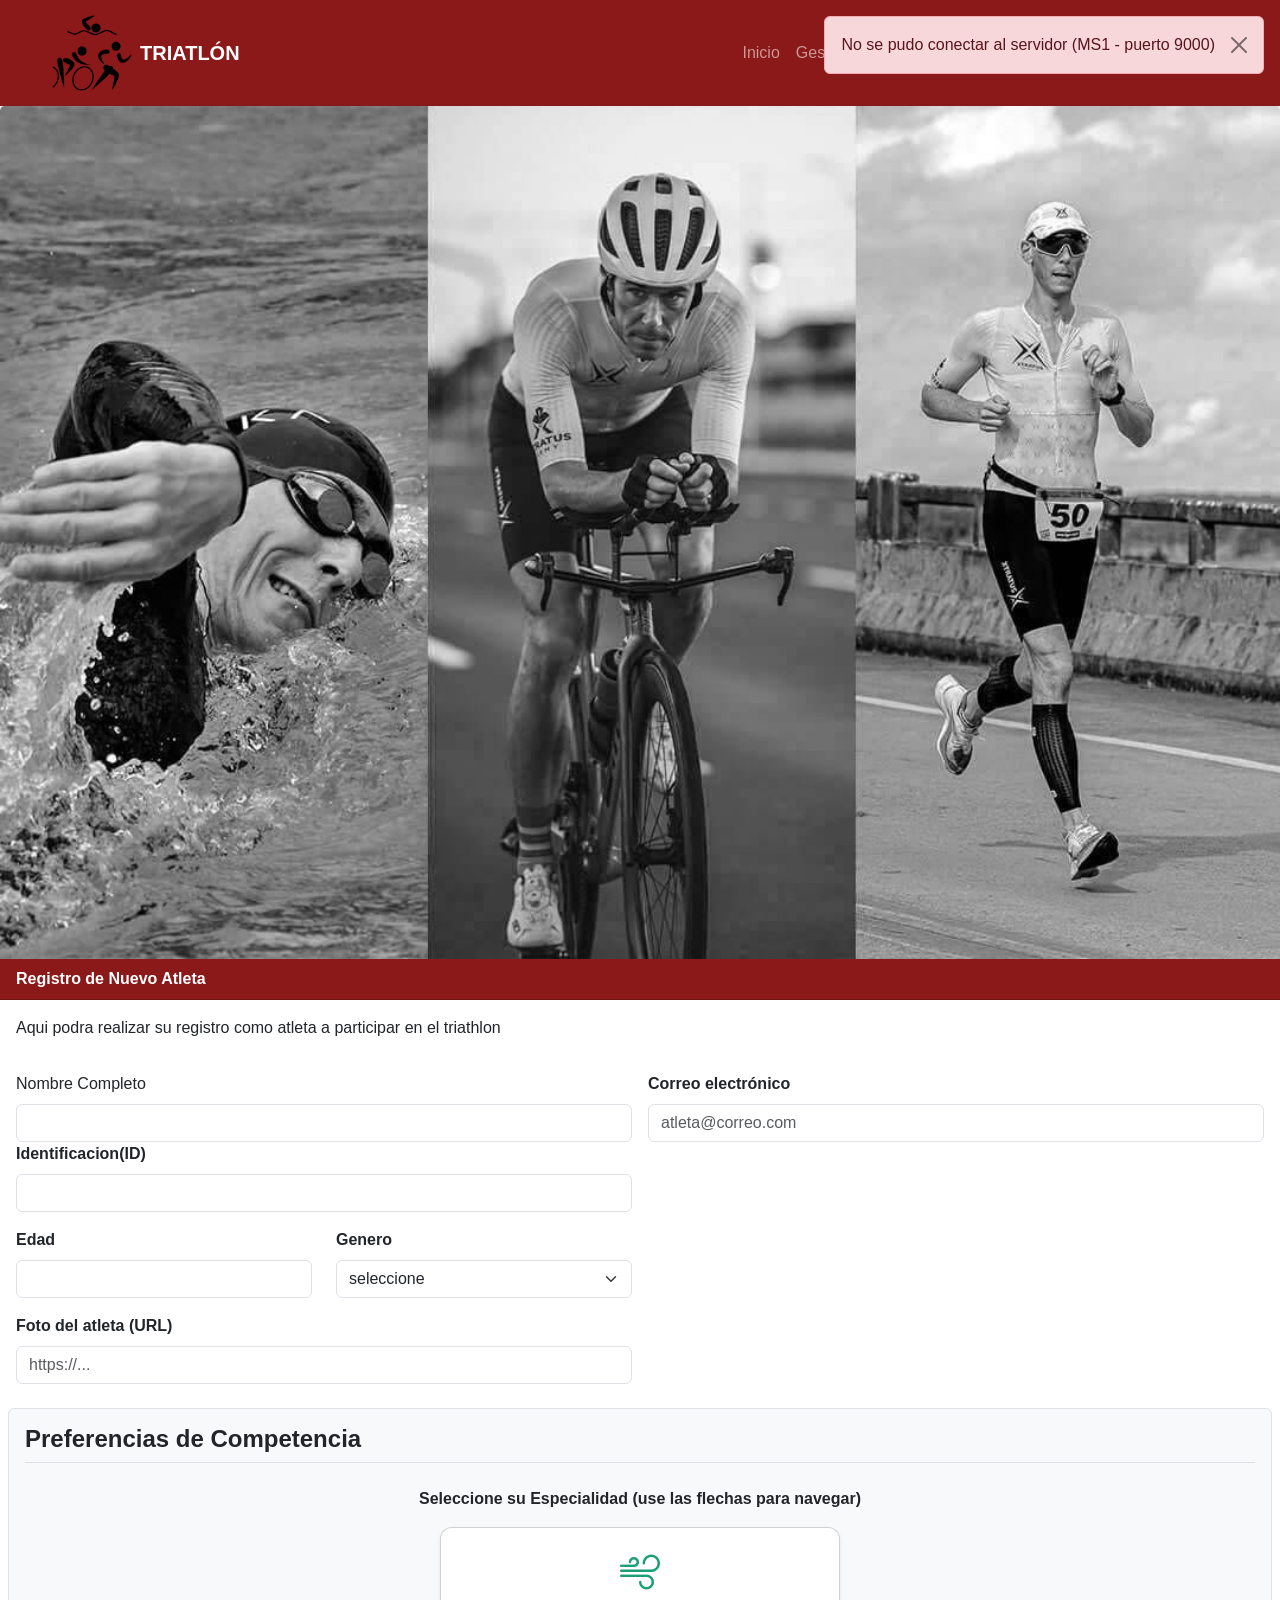
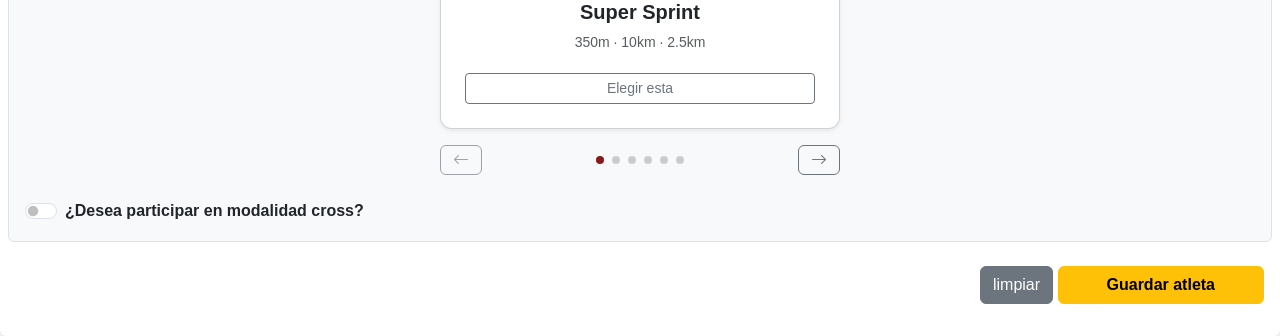
<file: Frontend/pages/registro.html>
<html>
<head>
  <link rel="stylesheet" href="../css/style.css" type="text/css"/>
  <title>registro</title>
  <meta charset="UTF-8">
  <meta name="viewport" content="width=device-width, initial-scale=1.0">
  <link href="https://cdn.jsdelivr.net/npm/bootstrap@5.3.0/dist/css/bootstrap.min.css" rel="stylesheet">
  <link rel="stylesheet" href="../css/style.css" type="text/css"/>
  <link rel="stylesheet" href="https://cdn.jsdelivr.net/npm/bootstrap-icons@1.11.0/font/bootstrap-icons.css">
</head>
<body>

<!-- barra de navegacion (nav bar) -->
<!--sticky-top esto sirve por si queremos que la nav bar baje con nosotros-->
<nav class="navbar navbar-expand navbar-dark bg-institucional shadow-sm">
  <div class="container">

    <!-- logo ud como boton por etiqueta <a> y href -->

    <a class="navbar-brand d-flex align-items-center" href="../index.html">
      <img src="../img/Logo Oficial triatlon sin color en png.png" alt="img-UD" width="80" class="me-2"/>
      <div class="lh-1">
        <span class="fw-bold d-block">TRIATLÓN </span>
      </div>
    </a>

    <div class="navbar-nav">
      <a class="nav-link" href="../index.html">Inicio</a>
      <a class="nav-link" href="../pages/listado.html">Gestionar atletas</a>
      <a class="nav-link" href="consulta.html">Consulta atletas</a>
      <a class="nav-link" href="carreras.html">Carreras</a>
      <a class="nav-link" href="categorias.html">Categorías</a>
    </div>
  </div>
</nav>

<!-- card de registro con imagen -->
<div class="card shadow-sm border-0">
  <img src="../img/registrp.png" class="card-img-top" alt="...">
  <div class="card-header bg-institucional text-white fw-bold">
    Registro de Nuevo Atleta
  </div>

  <div class="card-body">
    <p class="card-text">Aqui podra realizar su registro como atleta a participar en el triathlon</p>
  </div>
  <div class="card-body">
    <!-- el id permite atrapar el envio  -->
    <form id="form-registro" class="row g-3">
      <div class="col-6">
        <!-- nombre. el for debe coincidir con el input para que se vea mejor -->
        <label for="nombre" class="form-label fw-bold-"> Nombre Completo</label>
        <input type="text" class="form-control" id="nombre" required>

        <!-- id -->
        <label for="identificacion" class="form-label fw-bold mt-3-"> Identificacion(ID)</label>
        <input type="text" class="form-control" id="identificacion" required>

        <div class="row mt-3">
          <!-- edad -->
          <div class="col-6">
            <label for="edad" class="form-label fw-bold"> Edad </label>
            <input type="number" class="form-control" id="edad" required min="7" max="99">
            <div id="categoria-calculada" class="badge bg-warning text-dark mt-1 d-none"></div>
          </div>
          <!-- genero lista de seleccion-->
          <div class="col-6">
            <label for="genero" class="form-label fw-bold "> Genero </label>
            <select class="form-select" id="genero" required>
              <option value="">seleccione</option>
              <option value="masculino"> Masculino</option>
              <option value="femenino"> Femenino</option>
            </select>
          </div>
        </div>
      </div>
      <!-- correo del atleta (necesario para el envío de correo de registro) -->
      <div class="col-6">
        <label for="correo" class="form-label fw-bold"> Correo electrónico </label>
        <input type="email" class="form-control" id="correo" placeholder="atleta@correo.com" required>
      </div>

      <!-- seleccion de foto -->
      <div class="col-6">
        <label for="foto" class="form-label fw-bold"> Foto del atleta (URL) </label>
        <input type="url" class="form-control" id="foto" placeholder="https://..." required>
      </div>

      <!-- preferencias de competencia -->

      <div id="swiping-section" class="mt-4 p-3 border rounded bg-light">
        <h4 class="fw-bold border-bottom pb-2">Preferencias de Competencia</h4>

        <div class="col-12 mt-4">
          <label class="form-label fw-bold d-block text-center mb-3">
            Seleccione su Especialidad (use las flechas para navegar)
          </label>
          <input type="hidden" name="especialidad" id="input-especialidad" required>

          <div id="esp-card-registro" class="card text-center p-4 mx-auto shadow-sm" style="max-width:400px; min-height:200px; border-radius:12px;"></div>

          <div class="d-flex align-items-center justify-content-between mt-3 mx-auto" style="max-width:400px;">
            <button type="button" class="btn btn-outline-secondary" id="btn-esp-prev">
              <i class="bi bi-arrow-left"></i>
            </button>
            <div class="d-flex gap-2" id="esp-dots"></div>
            <button type="button" class="btn btn-outline-secondary" id="btn-esp-next">
              <i class="bi bi-arrow-right"></i>
            </button>
          </div>

          <div id="especialidad-seleccionada" class="alert alert-warning mt-3 py-2 d-none text-center mx-auto" style="max-width:400px;">
            <i class="bi bi-check-circle"></i> Especialidad elegida: <strong id="texto-especialidad"></strong>
          </div>
        </div>

        <div class="form-check form-switch mt-4">
          <input class="form-check-input" type="checkbox" id="esCross">
          <label class="form-check-label fw-bold" for="esCross">
            ¿Desea participar en modalidad cross?
          </label>
        </div>
      </div>

      <!-- guardar formulario o reiniciar -->
      <div class="col-12 text-end mt-4">
        <button type="reset" class="btn btn-secondary"> limpiar</button>
        <button type="submit" class="btn btn-warning px-5 fw-bold"> Guardar atleta</button>
      </div>
    </form>
  </div>
</div>
<script src="https://cdn.jsdelivr.net/npm/bootstrap@5.3.0/dist/js/bootstrap.bundle.min.js"></script>
<script src="../js/main.js"></script>
</body>
</html>
</file>
<file: Frontend/css/style.css>
/* varibles colores (colorcitos de la ud) */
:root {
  --rojo-ud: #8c1919;    /* colores tomados de la editorial ud y todo */
  --dorado-ud: #fdb400;
  --gris-fondo: #f4f7f6;
}

/* Configuracion General */
body {
  font-family: sans-serif;
  background-color: var(--gris-fondo);
  display: flex;
  flex-direction: column;
  min-height: 100vh; /* el footer siempre esté abajo */
}

/* Clases personalizadas */
.bg-institucional {
  background-color: var(--rojo-ud) !important;
}

.text-institucional {
  color: var(--rojo-ud) !important;
}

.text-dorado {
  color: var(--dorado-ud);
}

.main-content {
  flex: 1; /* Esto empuja el footer al fondo si hay poco contenido */
}

.container {
  max-width: 1200px; /* La pagina no crecera más de esto */
  margin: 0 auto;    /* La mantiene centrada en la pantalla */
}

/* suavisa los cambios de la tarjeta */
.card-deportiva {
  border-radius: 15px; /* Bordes más redondeados */
  transition: transform 0.3s ease, box-shadow 0.3s ease, border-color 0.3s ease;
  border: 2px solid transparent; /* espacio para el borde */
}

/* El efecto de levantarse y cambio de color con el mouse */
.card-deportiva:hover {
  transform: translateY(-10px); /* Eleva la tarjeta */
  box-shadow: 0 10px 20px rgba(0,0,0,0.15); /* Sombra más profunda */
  border-color: var(--dorado-ud); /* Este es el color amarillo 'warning' de Bootstrap pero no lo uso */
}
/*transicion de la tarjeta*/
.card-atleta {
  border: none;
  border-radius: 12px;
  transition: all 0.3s ease;
  overflow: hidden;
}

/**/
.card-atleta:hover{
  transform: translateY(-10px);
  shadow: 0 10px 20px rgba(0,0,0,0.15);
}

.foto-atleta{
  height: 200px;
  object-fit: cover; /*foto no se altere*/
  background-color: var(--rojo-ud);
}
</file>
